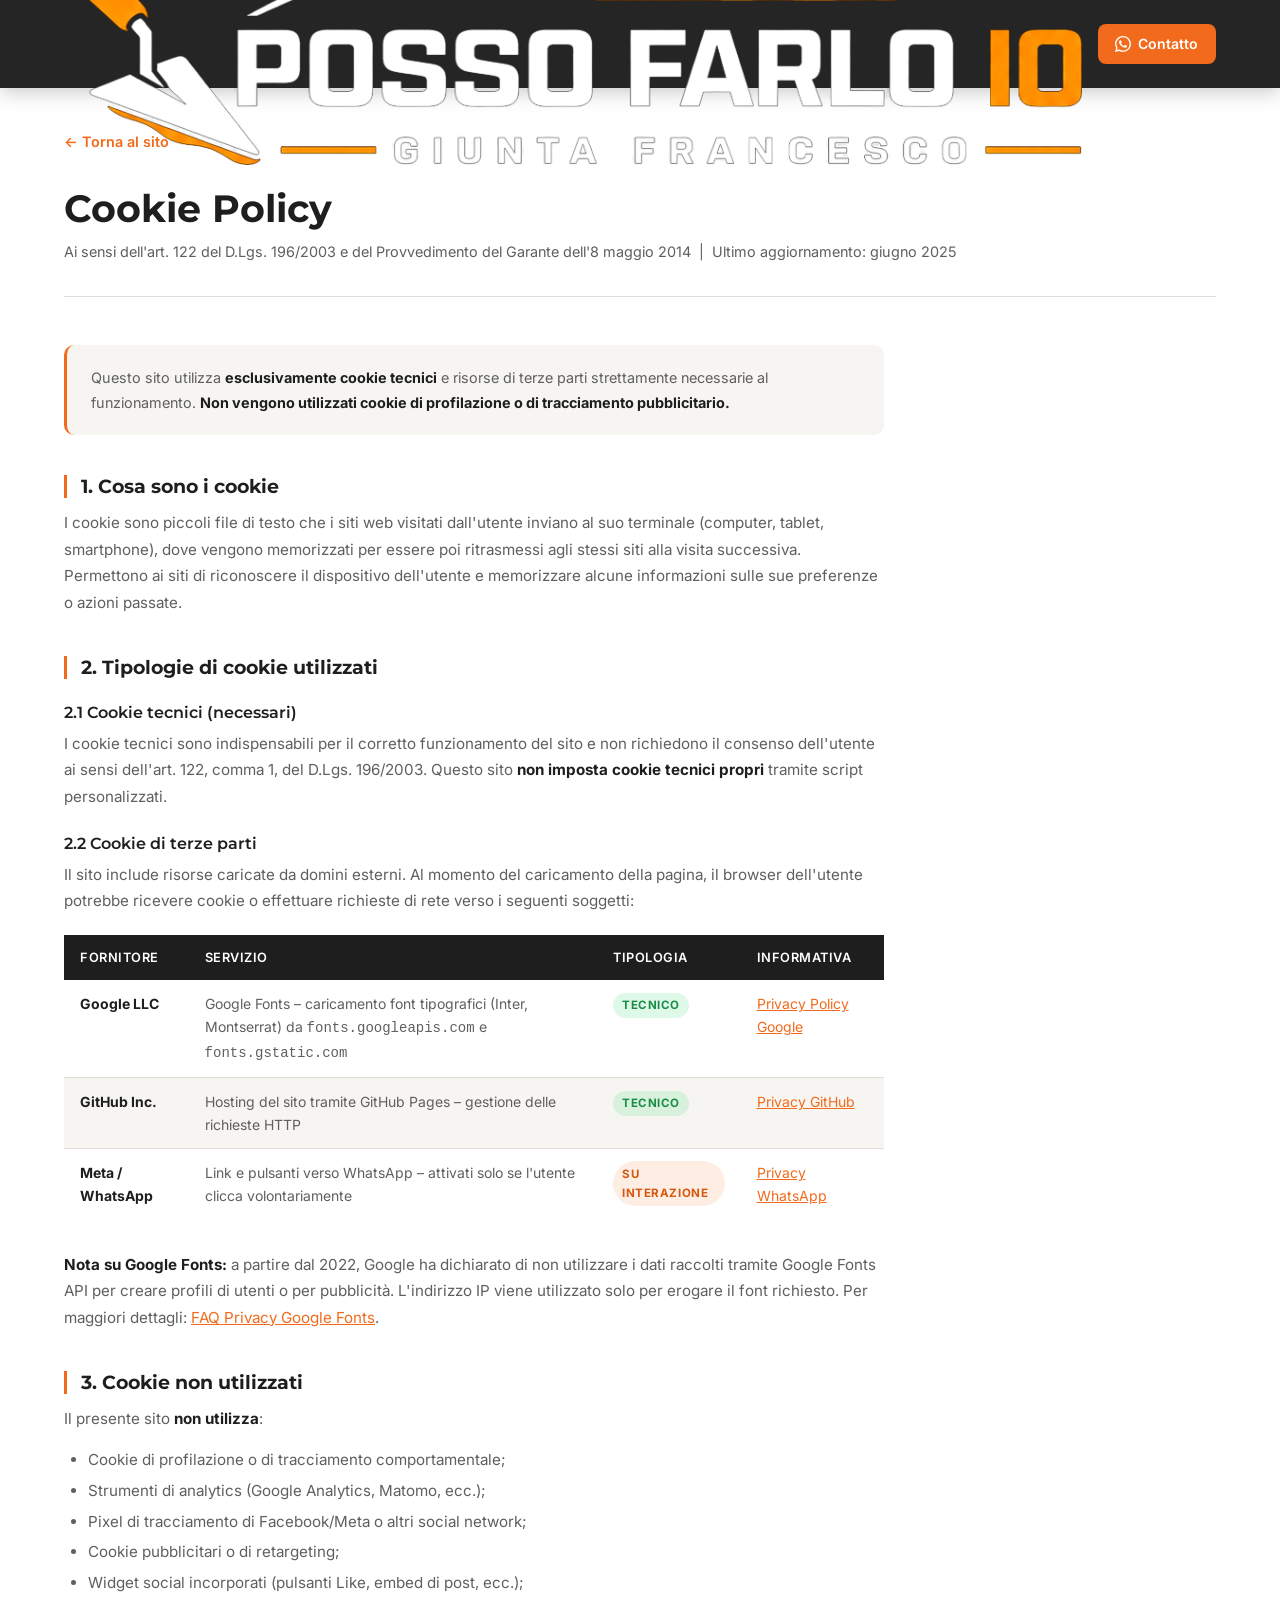
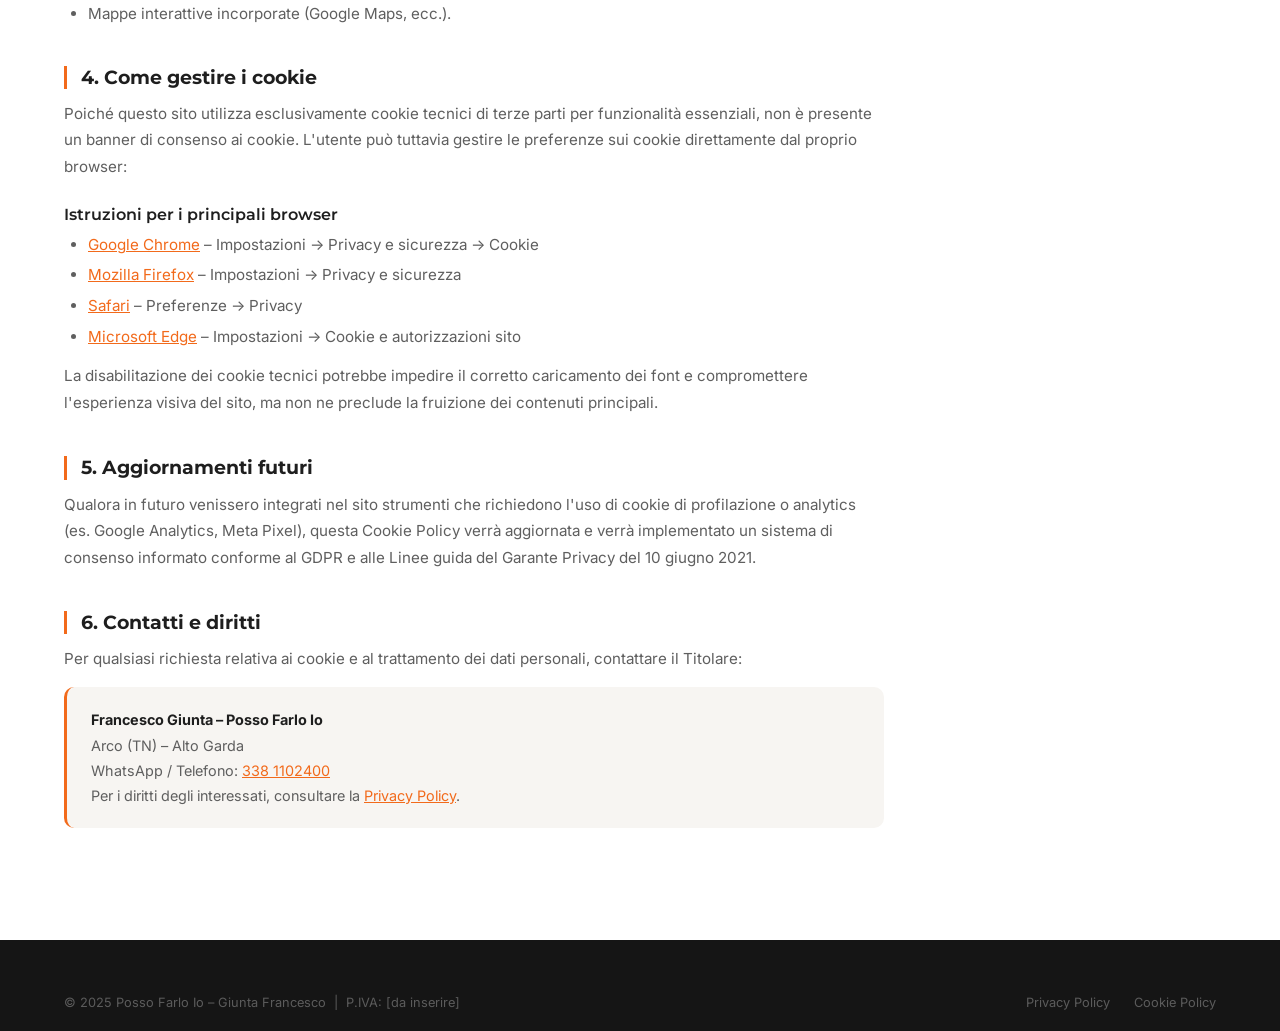
<file: cookie.html>
<!DOCTYPE html>
<html lang="it">
<head>
  <meta charset="UTF-8" />
  <meta name="viewport" content="width=device-width, initial-scale=1.0" />
  <title>Cookie Policy | Posso Farlo Io – Giunta Francesco</title>
  <meta name="description" content="Cookie Policy del sito Posso Farlo Io – Giunta Francesco. Informazioni sui cookie utilizzati e come gestirli." />
  <meta name="robots" content="noindex, follow" />

  <link rel="preconnect" href="https://fonts.googleapis.com" />
  <link rel="preconnect" href="https://fonts.gstatic.com" crossorigin />
  <link href="https://fonts.googleapis.com/css2?family=Inter:wght@300;400;500;600;700&family=Montserrat:wght@600;700;800&display=swap" rel="stylesheet" />
  <link rel="stylesheet" href="style.css" />
  <style>
    .legal-page { padding: 8rem 0 6rem; }
    .legal-page__header { margin-bottom: 3rem; border-bottom: 1px solid var(--color-border); padding-bottom: 2rem; }
    .legal-page__header h1 { font-size: clamp(1.8rem, 3vw, 2.4rem); color: var(--color-dark); margin-bottom: .5rem; }
    .legal-page__header p  { font-size: .9rem; color: var(--color-text-sec); }
    .legal-body { max-width: 820px; }
    .legal-body h2 { font-size: 1.2rem; color: var(--color-dark); margin: 2.5rem 0 .75rem; padding-left: .85rem; border-left: 3px solid var(--color-accent); }
    .legal-body h3 { font-size: 1rem; color: var(--color-dark); margin: 1.5rem 0 .5rem; font-weight: 600; }
    .legal-body p  { font-size: .95rem; color: var(--color-text-sec); margin-bottom: .9rem; line-height: 1.75; }
    .legal-body ul { list-style: disc; padding-left: 1.5rem; margin-bottom: .9rem; }
    .legal-body ul li { font-size: .95rem; color: var(--color-text-sec); margin-bottom: .35rem; line-height: 1.65; }
    .legal-body a  { color: var(--color-accent); text-decoration: underline; }
    .legal-body strong { color: var(--color-dark); }
    .legal-box { background: var(--color-bg-light); border-radius: var(--radius); padding: 1.25rem 1.5rem; margin-bottom: 1rem; border-left: 3px solid var(--color-accent); }
    .legal-box p { margin: 0; font-size: .9rem; }
    .back-link { display: inline-flex; align-items: center; gap: .5rem; color: var(--color-accent); font-weight: 600; font-size: .9rem; margin-bottom: 2rem; transition: gap var(--transition); }
    .back-link:hover { gap: .8rem; }

    /* Tabella cookie */
    .cookie-table { width: 100%; border-collapse: collapse; margin: 1.25rem 0 2rem; font-size: .875rem; }
    .cookie-table th { background: var(--color-dark); color: var(--color-white); text-align: left; padding: .75rem 1rem; font-weight: 600; font-size: .8rem; letter-spacing: .04em; text-transform: uppercase; }
    .cookie-table td { padding: .75rem 1rem; border-bottom: 1px solid var(--color-border); color: var(--color-text-sec); vertical-align: top; }
    .cookie-table tr:last-child td { border-bottom: none; }
    .cookie-table tr:nth-child(even) td { background: var(--color-bg-light); }
    .badge { display: inline-block; font-size: .72rem; font-weight: 700; padding: .2rem .55rem; border-radius: 50px; text-transform: uppercase; letter-spacing: .05em; }
    .badge--tech { background: rgba(37,211,102,.15); color: #1a8c46; }
    .badge--third { background: rgba(242,106,27,.12); color: var(--color-accent-dark); }
  </style>
</head>
<body>

  <!-- NAV semplificato -->
  <header class="header scrolled" id="header">
    <nav class="nav container">
      <a href="index.html" class="nav__logo">
        <img src="logo-cropped.png" alt="Posso Farlo Io" class="nav__logo-img" onerror="this.style.display='none'; this.nextElementSibling.style.display='flex'" />
        <span class="nav__logo-fallback" style="display:none">
          <span class="logo-main">POSSO FARLO IO</span>
          <span class="logo-sub">Giunta Francesco</span>
        </span>
      </a>
      <a href="index.html#contatti" class="nav__whatsapp" style="margin-left:auto">
        <svg xmlns="http://www.w3.org/2000/svg" viewBox="0 0 24 24" fill="currentColor"><path d="M17.472 14.382c-.297-.149-1.758-.867-2.03-.967-.273-.099-.471-.148-.67.15-.197.297-.767.966-.94 1.164-.173.199-.347.223-.644.075-.297-.15-1.255-.463-2.39-1.475-.883-.788-1.48-1.761-1.653-2.059-.173-.297-.018-.458.13-.606.134-.133.298-.347.446-.52.149-.174.198-.298.298-.497.099-.198.05-.371-.025-.52-.075-.149-.669-1.612-.916-2.207-.242-.579-.487-.5-.669-.51-.173-.008-.371-.01-.57-.01-.198 0-.52.074-.792.372-.272.297-1.04 1.016-1.04 2.479 0 1.462 1.065 2.875 1.213 3.074.149.198 2.096 3.2 5.077 4.487.709.306 1.262.489 1.694.625.712.227 1.36.195 1.871.118.571-.085 1.758-.719 2.006-1.413.248-.694.248-1.289.173-1.413-.074-.124-.272-.198-.57-.347m-5.421 7.403h-.004a9.87 9.87 0 01-5.031-1.378l-.361-.214-3.741.982.998-3.648-.235-.374a9.86 9.86 0 01-1.51-5.26c.001-5.45 4.436-9.884 9.888-9.884 2.64 0 5.122 1.03 6.988 2.898a9.825 9.825 0 012.893 6.994c-.003 5.45-4.437 9.884-9.885 9.884m8.413-18.297A11.815 11.815 0 0012.05 0C5.495 0 .16 5.335.157 11.892c0 2.096.547 4.142 1.588 5.945L.057 24l6.305-1.654a11.882 11.882 0 005.683 1.448h.005c6.554 0 11.89-5.335 11.893-11.893a11.821 11.821 0 00-3.48-8.413z"/></svg>
        Contatto
      </a>
    </nav>
  </header>

  <main>
    <section class="legal-page">
      <div class="container">
        <a href="index.html" class="back-link">← Torna al sito</a>

        <div class="legal-page__header">
          <h1>Cookie Policy</h1>
          <p>Ai sensi dell'art. 122 del D.Lgs. 196/2003 e del Provvedimento del Garante dell'8 maggio 2014 &nbsp;|&nbsp; Ultimo aggiornamento: giugno 2025</p>
        </div>

        <div class="legal-body">

          <div class="legal-box">
            <p>Questo sito utilizza <strong>esclusivamente cookie tecnici</strong> e risorse di terze parti strettamente necessarie al funzionamento. <strong>Non vengono utilizzati cookie di profilazione o di tracciamento pubblicitario.</strong></p>
          </div>

          <h2>1. Cosa sono i cookie</h2>
          <p>I cookie sono piccoli file di testo che i siti web visitati dall'utente inviano al suo terminale (computer, tablet, smartphone), dove vengono memorizzati per essere poi ritrasmessi agli stessi siti alla visita successiva. Permettono ai siti di riconoscere il dispositivo dell'utente e memorizzare alcune informazioni sulle sue preferenze o azioni passate.</p>

          <h2>2. Tipologie di cookie utilizzati</h2>

          <h3>2.1 Cookie tecnici (necessari)</h3>
          <p>I cookie tecnici sono indispensabili per il corretto funzionamento del sito e non richiedono il consenso dell'utente ai sensi dell'art. 122, comma 1, del D.Lgs. 196/2003. Questo sito <strong>non imposta cookie tecnici propri</strong> tramite script personalizzati.</p>

          <h3>2.2 Cookie di terze parti</h3>
          <p>Il sito include risorse caricate da domini esterni. Al momento del caricamento della pagina, il browser dell'utente potrebbe ricevere cookie o effettuare richieste di rete verso i seguenti soggetti:</p>

          <table class="cookie-table">
            <thead>
              <tr>
                <th>Fornitore</th>
                <th>Servizio</th>
                <th>Tipologia</th>
                <th>Informativa</th>
              </tr>
            </thead>
            <tbody>
              <tr>
                <td><strong>Google LLC</strong></td>
                <td>Google Fonts – caricamento font tipografici (Inter, Montserrat) da <code>fonts.googleapis.com</code> e <code>fonts.gstatic.com</code></td>
                <td><span class="badge badge--tech">Tecnico</span></td>
                <td><a href="https://policies.google.com/privacy" target="_blank" rel="noopener">Privacy Policy Google</a></td>
              </tr>
              <tr>
                <td><strong>GitHub Inc.</strong></td>
                <td>Hosting del sito tramite GitHub Pages – gestione delle richieste HTTP</td>
                <td><span class="badge badge--tech">Tecnico</span></td>
                <td><a href="https://docs.github.com/en/site-policy/privacy-policies/github-general-privacy-statement" target="_blank" rel="noopener">Privacy GitHub</a></td>
              </tr>
              <tr>
                <td><strong>Meta / WhatsApp</strong></td>
                <td>Link e pulsanti verso WhatsApp – attivati solo se l'utente clicca volontariamente</td>
                <td><span class="badge badge--third">Su interazione</span></td>
                <td><a href="https://www.whatsapp.com/legal/privacy-policy-eea" target="_blank" rel="noopener">Privacy WhatsApp</a></td>
              </tr>
            </tbody>
          </table>

          <p><strong>Nota su Google Fonts:</strong> a partire dal 2022, Google ha dichiarato di non utilizzare i dati raccolti tramite Google Fonts API per creare profili di utenti o per pubblicità. L'indirizzo IP viene utilizzato solo per erogare il font richiesto. Per maggiori dettagli: <a href="https://developers.google.com/fonts/faq/privacy" target="_blank" rel="noopener">FAQ Privacy Google Fonts</a>.</p>

          <h2>3. Cookie non utilizzati</h2>
          <p>Il presente sito <strong>non utilizza</strong>:</p>
          <ul>
            <li>Cookie di profilazione o di tracciamento comportamentale;</li>
            <li>Strumenti di analytics (Google Analytics, Matomo, ecc.);</li>
            <li>Pixel di tracciamento di Facebook/Meta o altri social network;</li>
            <li>Cookie pubblicitari o di retargeting;</li>
            <li>Widget social incorporati (pulsanti Like, embed di post, ecc.);</li>
            <li>Mappe interattive incorporate (Google Maps, ecc.).</li>
          </ul>

          <h2>4. Come gestire i cookie</h2>
          <p>Poiché questo sito utilizza esclusivamente cookie tecnici di terze parti per funzionalità essenziali, non è presente un banner di consenso ai cookie. L'utente può tuttavia gestire le preferenze sui cookie direttamente dal proprio browser:</p>

          <h3>Istruzioni per i principali browser</h3>
          <ul>
            <li><a href="https://support.google.com/chrome/answer/95647" target="_blank" rel="noopener">Google Chrome</a> – Impostazioni → Privacy e sicurezza → Cookie</li>
            <li><a href="https://support.mozilla.org/it/kb/protezione-antitracciamento-avanzata-firefox" target="_blank" rel="noopener">Mozilla Firefox</a> – Impostazioni → Privacy e sicurezza</li>
            <li><a href="https://support.apple.com/it-it/guide/safari/sfri11471/mac" target="_blank" rel="noopener">Safari</a> – Preferenze → Privacy</li>
            <li><a href="https://support.microsoft.com/it-it/microsoft-edge/eliminare-i-cookie-in-microsoft-edge-63947406-40ac-c3b8-57b9-2a946a29ae09" target="_blank" rel="noopener">Microsoft Edge</a> – Impostazioni → Cookie e autorizzazioni sito</li>
          </ul>
          <p>La disabilitazione dei cookie tecnici potrebbe impedire il corretto caricamento dei font e compromettere l'esperienza visiva del sito, ma non ne preclude la fruizione dei contenuti principali.</p>

          <h2>5. Aggiornamenti futuri</h2>
          <p>Qualora in futuro venissero integrati nel sito strumenti che richiedono l'uso di cookie di profilazione o analytics (es. Google Analytics, Meta Pixel), questa Cookie Policy verrà aggiornata e verrà implementato un sistema di consenso informato conforme al GDPR e alle Linee guida del Garante Privacy del 10 giugno 2021.</p>

          <h2>6. Contatti e diritti</h2>
          <p>Per qualsiasi richiesta relativa ai cookie e al trattamento dei dati personali, contattare il Titolare:</p>
          <div class="legal-box">
            <p><strong>Francesco Giunta – Posso Farlo Io</strong><br />
            Arco (TN) – Alto Garda<br />
            WhatsApp / Telefono: <a href="tel:+393381102400">338 1102400</a><br />
            Per i diritti degli interessati, consultare la <a href="privacy.html">Privacy Policy</a>.</p>
          </div>

        </div>
      </div>
    </section>
  </main>

  <footer class="footer" style="padding-top:2rem">
    <div class="footer__bottom">
      <div class="container footer__bottom-inner">
        <span>© 2025 Posso Farlo Io – Giunta Francesco &nbsp;|&nbsp; P.IVA: [da inserire]</span>
        <span class="footer__legal">
          <a href="privacy.html" class="footer__legal-link">Privacy Policy</a>
          <a href="cookie.html" class="footer__legal-link">Cookie Policy</a>
        </span>
      </div>
    </div>
  </footer>

</body>
</html>
</file>
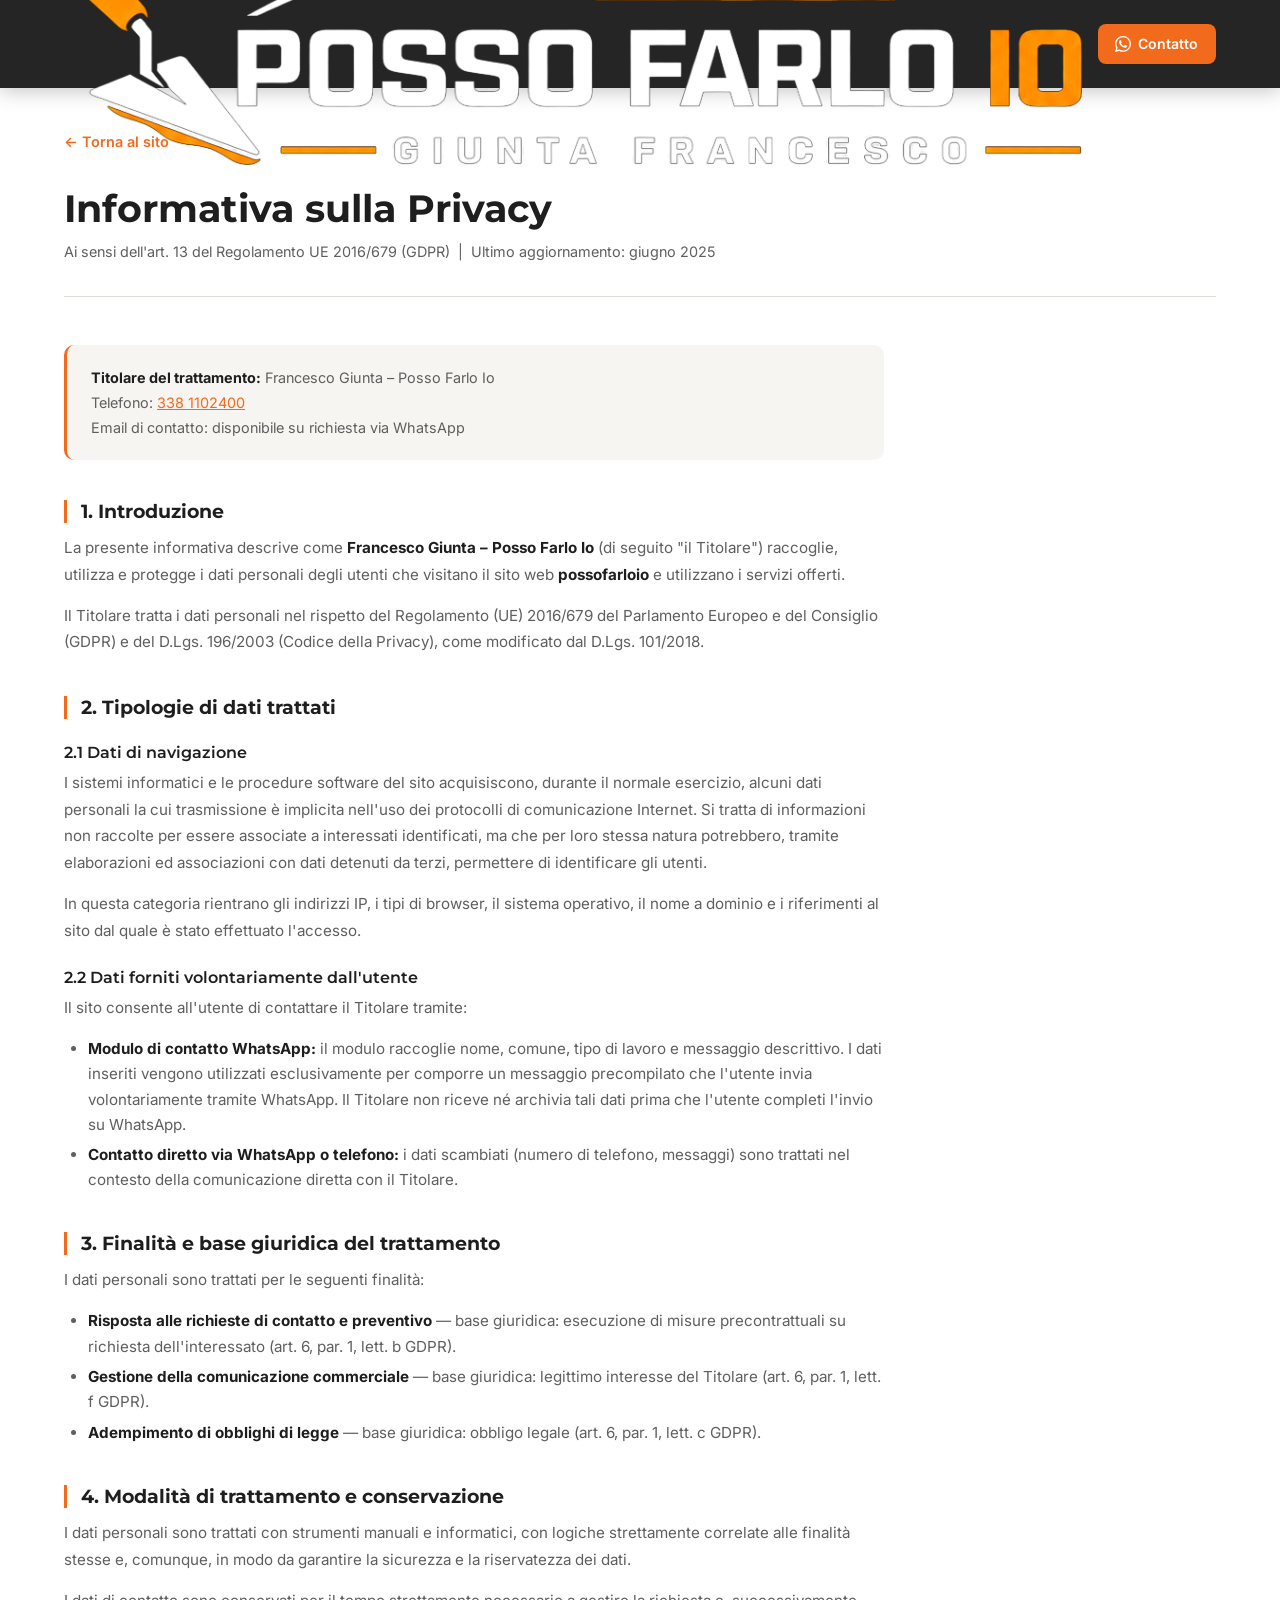
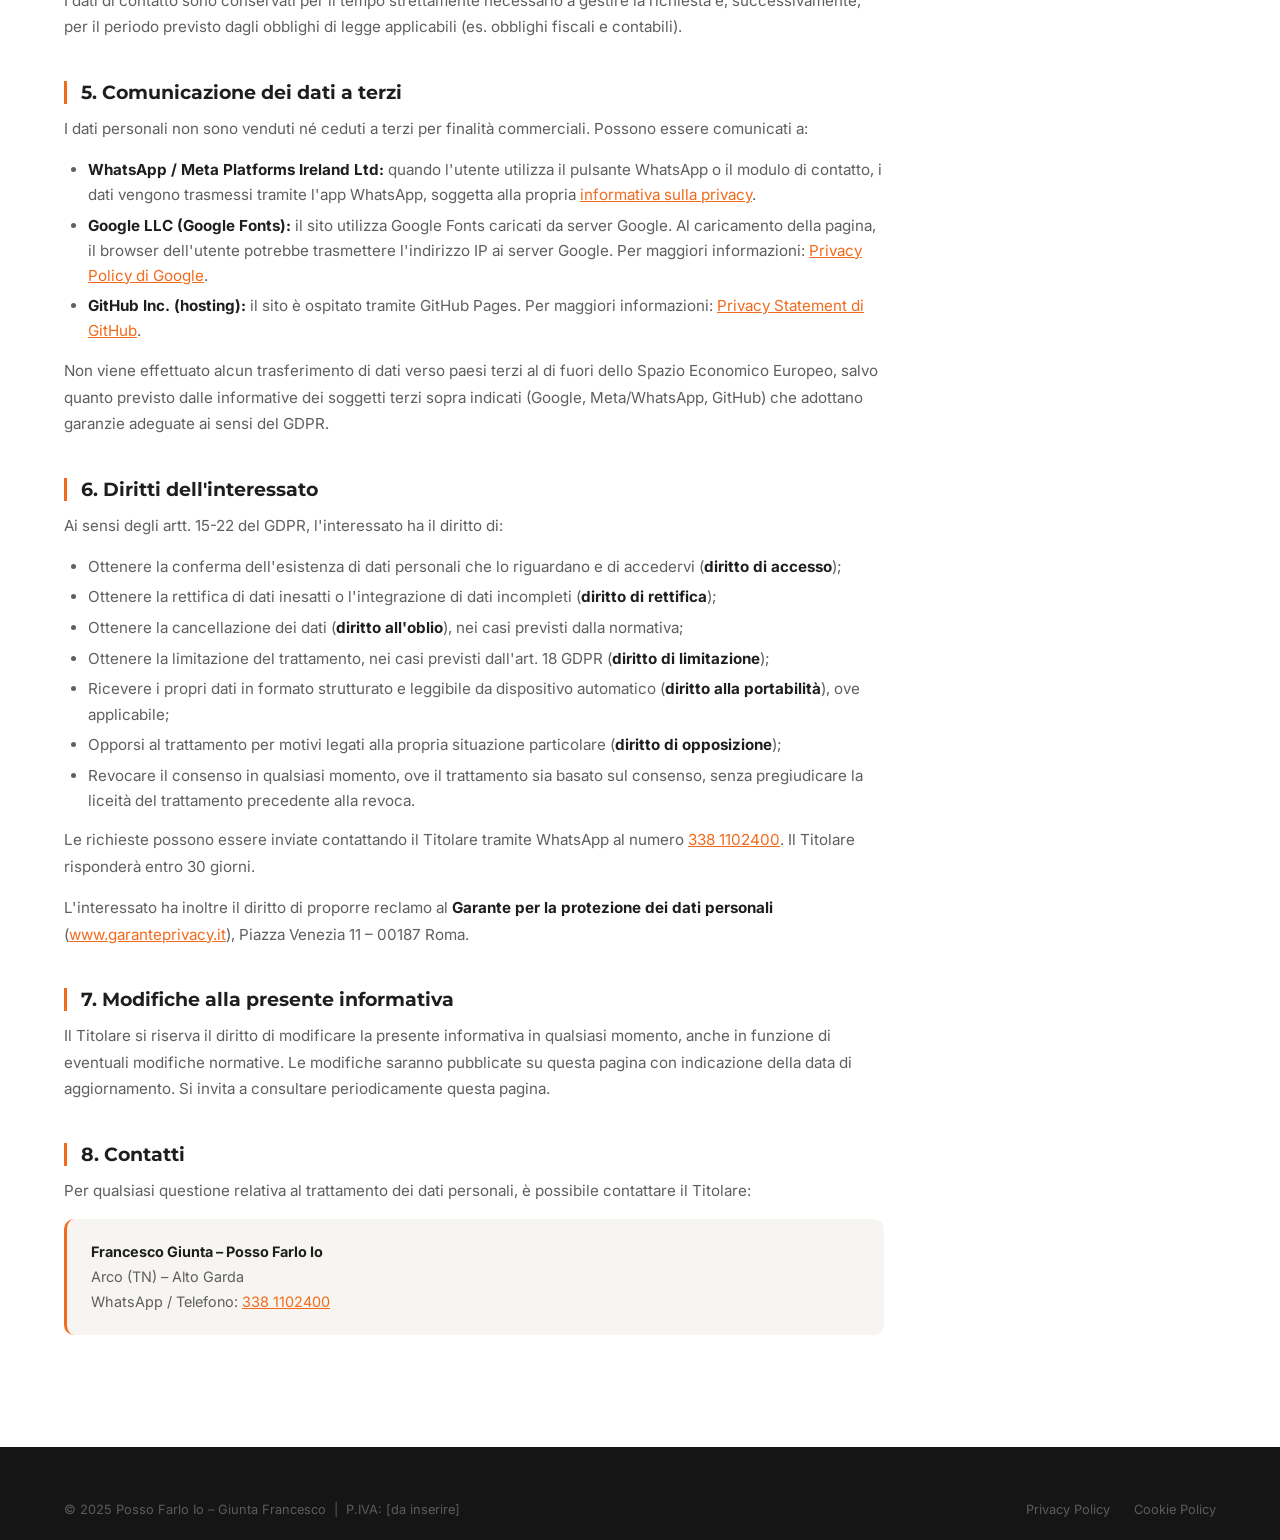
<file: privacy.html>
<!DOCTYPE html>
<html lang="it">
<head>
  <meta charset="UTF-8" />
  <meta name="viewport" content="width=device-width, initial-scale=1.0" />
  <title>Privacy Policy | Posso Farlo Io – Giunta Francesco</title>
  <meta name="description" content="Informativa sulla privacy di Posso Farlo Io – Giunta Francesco. Trattamento dei dati personali ai sensi del GDPR (Reg. UE 2016/679)." />
  <meta name="robots" content="noindex, follow" />

  <link rel="preconnect" href="https://fonts.googleapis.com" />
  <link rel="preconnect" href="https://fonts.gstatic.com" crossorigin />
  <link href="https://fonts.googleapis.com/css2?family=Inter:wght@300;400;500;600;700&family=Montserrat:wght@600;700;800&display=swap" rel="stylesheet" />
  <link rel="stylesheet" href="style.css" />
  <style>
    .legal-page { padding: 8rem 0 6rem; }
    .legal-page__header { margin-bottom: 3rem; border-bottom: 1px solid var(--color-border); padding-bottom: 2rem; }
    .legal-page__header h1 { font-size: clamp(1.8rem, 3vw, 2.4rem); color: var(--color-dark); margin-bottom: .5rem; }
    .legal-page__header p  { font-size: .9rem; color: var(--color-text-sec); }
    .legal-body { max-width: 820px; }
    .legal-body h2 { font-size: 1.2rem; color: var(--color-dark); margin: 2.5rem 0 .75rem; padding-left: .85rem; border-left: 3px solid var(--color-accent); }
    .legal-body h3 { font-size: 1rem; color: var(--color-dark); margin: 1.5rem 0 .5rem; font-weight: 600; }
    .legal-body p  { font-size: .95rem; color: var(--color-text-sec); margin-bottom: .9rem; line-height: 1.75; }
    .legal-body ul { list-style: disc; padding-left: 1.5rem; margin-bottom: .9rem; }
    .legal-body ul li { font-size: .95rem; color: var(--color-text-sec); margin-bottom: .35rem; line-height: 1.65; }
    .legal-body a  { color: var(--color-accent); text-decoration: underline; }
    .legal-body strong { color: var(--color-dark); }
    .legal-box { background: var(--color-bg-light); border-radius: var(--radius); padding: 1.25rem 1.5rem; margin-bottom: 1rem; border-left: 3px solid var(--color-accent); }
    .legal-box p { margin: 0; font-size: .9rem; }
    .back-link { display: inline-flex; align-items: center; gap: .5rem; color: var(--color-accent); font-weight: 600; font-size: .9rem; margin-bottom: 2rem; transition: gap var(--transition); }
    .back-link:hover { gap: .8rem; }
  </style>
</head>
<body>

  <!-- NAV semplificato -->
  <header class="header scrolled" id="header">
    <nav class="nav container">
      <a href="index.html" class="nav__logo">
        <img src="logo-cropped.png" alt="Posso Farlo Io" class="nav__logo-img" onerror="this.style.display='none'; this.nextElementSibling.style.display='flex'" />
        <span class="nav__logo-fallback" style="display:none">
          <span class="logo-main">POSSO FARLO IO</span>
          <span class="logo-sub">Giunta Francesco</span>
        </span>
      </a>
      <a href="index.html#contatti" class="nav__whatsapp" style="margin-left:auto">
        <svg xmlns="http://www.w3.org/2000/svg" viewBox="0 0 24 24" fill="currentColor"><path d="M17.472 14.382c-.297-.149-1.758-.867-2.03-.967-.273-.099-.471-.148-.67.15-.197.297-.767.966-.94 1.164-.173.199-.347.223-.644.075-.297-.15-1.255-.463-2.39-1.475-.883-.788-1.48-1.761-1.653-2.059-.173-.297-.018-.458.13-.606.134-.133.298-.347.446-.52.149-.174.198-.298.298-.497.099-.198.05-.371-.025-.52-.075-.149-.669-1.612-.916-2.207-.242-.579-.487-.5-.669-.51-.173-.008-.371-.01-.57-.01-.198 0-.52.074-.792.372-.272.297-1.04 1.016-1.04 2.479 0 1.462 1.065 2.875 1.213 3.074.149.198 2.096 3.2 5.077 4.487.709.306 1.262.489 1.694.625.712.227 1.36.195 1.871.118.571-.085 1.758-.719 2.006-1.413.248-.694.248-1.289.173-1.413-.074-.124-.272-.198-.57-.347m-5.421 7.403h-.004a9.87 9.87 0 01-5.031-1.378l-.361-.214-3.741.982.998-3.648-.235-.374a9.86 9.86 0 01-1.51-5.26c.001-5.45 4.436-9.884 9.888-9.884 2.64 0 5.122 1.03 6.988 2.898a9.825 9.825 0 012.893 6.994c-.003 5.45-4.437 9.884-9.885 9.884m8.413-18.297A11.815 11.815 0 0012.05 0C5.495 0 .16 5.335.157 11.892c0 2.096.547 4.142 1.588 5.945L.057 24l6.305-1.654a11.882 11.882 0 005.683 1.448h.005c6.554 0 11.89-5.335 11.893-11.893a11.821 11.821 0 00-3.48-8.413z"/></svg>
        Contatto
      </a>
    </nav>
  </header>

  <main>
    <section class="legal-page">
      <div class="container">
        <a href="index.html" class="back-link">← Torna al sito</a>

        <div class="legal-page__header">
          <h1>Informativa sulla Privacy</h1>
          <p>Ai sensi dell'art. 13 del Regolamento UE 2016/679 (GDPR) &nbsp;|&nbsp; Ultimo aggiornamento: giugno 2025</p>
        </div>

        <div class="legal-body">

          <div class="legal-box">
            <p><strong>Titolare del trattamento:</strong> Francesco Giunta – Posso Farlo Io<br />
            Telefono: <a href="tel:+393381102400">338 1102400</a><br />
            Email di contatto: disponibile su richiesta via WhatsApp</p>
          </div>

          <h2>1. Introduzione</h2>
          <p>La presente informativa descrive come <strong>Francesco Giunta – Posso Farlo Io</strong> (di seguito "il Titolare") raccoglie, utilizza e protegge i dati personali degli utenti che visitano il sito web <strong>possofarloio</strong> e utilizzano i servizi offerti.</p>
          <p>Il Titolare tratta i dati personali nel rispetto del Regolamento (UE) 2016/679 del Parlamento Europeo e del Consiglio (GDPR) e del D.Lgs. 196/2003 (Codice della Privacy), come modificato dal D.Lgs. 101/2018.</p>

          <h2>2. Tipologie di dati trattati</h2>

          <h3>2.1 Dati di navigazione</h3>
          <p>I sistemi informatici e le procedure software del sito acquisiscono, durante il normale esercizio, alcuni dati personali la cui trasmissione è implicita nell'uso dei protocolli di comunicazione Internet. Si tratta di informazioni non raccolte per essere associate a interessati identificati, ma che per loro stessa natura potrebbero, tramite elaborazioni ed associazioni con dati detenuti da terzi, permettere di identificare gli utenti.</p>
          <p>In questa categoria rientrano gli indirizzi IP, i tipi di browser, il sistema operativo, il nome a dominio e i riferimenti al sito dal quale è stato effettuato l'accesso.</p>

          <h3>2.2 Dati forniti volontariamente dall'utente</h3>
          <p>Il sito consente all'utente di contattare il Titolare tramite:</p>
          <ul>
            <li><strong>Modulo di contatto WhatsApp:</strong> il modulo raccoglie nome, comune, tipo di lavoro e messaggio descrittivo. I dati inseriti vengono utilizzati esclusivamente per comporre un messaggio precompilato che l'utente invia volontariamente tramite WhatsApp. Il Titolare non riceve né archivia tali dati prima che l'utente completi l'invio su WhatsApp.</li>
            <li><strong>Contatto diretto via WhatsApp o telefono:</strong> i dati scambiati (numero di telefono, messaggi) sono trattati nel contesto della comunicazione diretta con il Titolare.</li>
          </ul>

          <h2>3. Finalità e base giuridica del trattamento</h2>
          <p>I dati personali sono trattati per le seguenti finalità:</p>
          <ul>
            <li><strong>Risposta alle richieste di contatto e preventivo</strong> — base giuridica: esecuzione di misure precontrattuali su richiesta dell'interessato (art. 6, par. 1, lett. b GDPR).</li>
            <li><strong>Gestione della comunicazione commerciale</strong> — base giuridica: legittimo interesse del Titolare (art. 6, par. 1, lett. f GDPR).</li>
            <li><strong>Adempimento di obblighi di legge</strong> — base giuridica: obbligo legale (art. 6, par. 1, lett. c GDPR).</li>
          </ul>

          <h2>4. Modalità di trattamento e conservazione</h2>
          <p>I dati personali sono trattati con strumenti manuali e informatici, con logiche strettamente correlate alle finalità stesse e, comunque, in modo da garantire la sicurezza e la riservatezza dei dati.</p>
          <p>I dati di contatto sono conservati per il tempo strettamente necessario a gestire la richiesta e, successivamente, per il periodo previsto dagli obblighi di legge applicabili (es. obblighi fiscali e contabili).</p>

          <h2>5. Comunicazione dei dati a terzi</h2>
          <p>I dati personali non sono venduti né ceduti a terzi per finalità commerciali. Possono essere comunicati a:</p>
          <ul>
            <li><strong>WhatsApp / Meta Platforms Ireland Ltd:</strong> quando l'utente utilizza il pulsante WhatsApp o il modulo di contatto, i dati vengono trasmessi tramite l'app WhatsApp, soggetta alla propria <a href="https://www.whatsapp.com/legal/privacy-policy-eea" target="_blank" rel="noopener">informativa sulla privacy</a>.</li>
            <li><strong>Google LLC (Google Fonts):</strong> il sito utilizza Google Fonts caricati da server Google. Al caricamento della pagina, il browser dell'utente potrebbe trasmettere l'indirizzo IP ai server Google. Per maggiori informazioni: <a href="https://policies.google.com/privacy" target="_blank" rel="noopener">Privacy Policy di Google</a>.</li>
            <li><strong>GitHub Inc. (hosting):</strong> il sito è ospitato tramite GitHub Pages. Per maggiori informazioni: <a href="https://docs.github.com/en/site-policy/privacy-policies/github-general-privacy-statement" target="_blank" rel="noopener">Privacy Statement di GitHub</a>.</li>
          </ul>
          <p>Non viene effettuato alcun trasferimento di dati verso paesi terzi al di fuori dello Spazio Economico Europeo, salvo quanto previsto dalle informative dei soggetti terzi sopra indicati (Google, Meta/WhatsApp, GitHub) che adottano garanzie adeguate ai sensi del GDPR.</p>

          <h2>6. Diritti dell'interessato</h2>
          <p>Ai sensi degli artt. 15-22 del GDPR, l'interessato ha il diritto di:</p>
          <ul>
            <li>Ottenere la conferma dell'esistenza di dati personali che lo riguardano e di accedervi (<strong>diritto di accesso</strong>);</li>
            <li>Ottenere la rettifica di dati inesatti o l'integrazione di dati incompleti (<strong>diritto di rettifica</strong>);</li>
            <li>Ottenere la cancellazione dei dati (<strong>diritto all'oblio</strong>), nei casi previsti dalla normativa;</li>
            <li>Ottenere la limitazione del trattamento, nei casi previsti dall'art. 18 GDPR (<strong>diritto di limitazione</strong>);</li>
            <li>Ricevere i propri dati in formato strutturato e leggibile da dispositivo automatico (<strong>diritto alla portabilità</strong>), ove applicabile;</li>
            <li>Opporsi al trattamento per motivi legati alla propria situazione particolare (<strong>diritto di opposizione</strong>);</li>
            <li>Revocare il consenso in qualsiasi momento, ove il trattamento sia basato sul consenso, senza pregiudicare la liceità del trattamento precedente alla revoca.</li>
          </ul>
          <p>Le richieste possono essere inviate contattando il Titolare tramite WhatsApp al numero <a href="tel:+393381102400">338 1102400</a>. Il Titolare risponderà entro 30 giorni.</p>
          <p>L'interessato ha inoltre il diritto di proporre reclamo al <strong>Garante per la protezione dei dati personali</strong> (<a href="https://www.garanteprivacy.it" target="_blank" rel="noopener">www.garanteprivacy.it</a>), Piazza Venezia 11 – 00187 Roma.</p>

          <h2>7. Modifiche alla presente informativa</h2>
          <p>Il Titolare si riserva il diritto di modificare la presente informativa in qualsiasi momento, anche in funzione di eventuali modifiche normative. Le modifiche saranno pubblicate su questa pagina con indicazione della data di aggiornamento. Si invita a consultare periodicamente questa pagina.</p>

          <h2>8. Contatti</h2>
          <p>Per qualsiasi questione relativa al trattamento dei dati personali, è possibile contattare il Titolare:</p>
          <div class="legal-box">
            <p><strong>Francesco Giunta – Posso Farlo Io</strong><br />
            Arco (TN) – Alto Garda<br />
            WhatsApp / Telefono: <a href="tel:+393381102400">338 1102400</a></p>
          </div>

        </div>
      </div>
    </section>
  </main>

  <footer class="footer" style="padding-top:2rem">
    <div class="footer__bottom">
      <div class="container footer__bottom-inner">
        <span>© 2025 Posso Farlo Io – Giunta Francesco &nbsp;|&nbsp; P.IVA: [da inserire]</span>
        <span class="footer__legal">
          <a href="privacy.html" class="footer__legal-link">Privacy Policy</a>
          <a href="cookie.html" class="footer__legal-link">Cookie Policy</a>
        </span>
      </div>
    </div>
  </footer>

</body>
</html>
</file>
<file: style.css>
/* ============================================================
   POSSO FARLO IO — style.css
   Giunta Francesco | Artigiano edile Arco e Riva del Garda
   ============================================================ */

/* ---- CSS VARIABLES ---- */
:root {
  --color-dark:        #1E1E1E;
  --color-accent:      #F26A1B;
  --color-accent-dark: #D4580F;
  --color-white:       #FFFFFF;
  --color-bg-light:    #F7F5F2;
  --color-text:        #1E1E1E;
  --color-text-sec:    #5F5F5F;
  --color-border:      #E0DDD9;
  --color-dark-sec:    #2C2C2C;

  --font-heading: 'Montserrat', 'Inter', sans-serif;
  --font-body:    'Inter', sans-serif;

  --radius:    10px;
  --radius-lg: 16px;
  --shadow-sm: 0 2px 8px rgba(0,0,0,.07);
  --shadow-md: 0 6px 24px rgba(0,0,0,.10);
  --shadow-lg: 0 12px 40px rgba(0,0,0,.14);

  --transition: .3s ease;
  --container:  1200px;
}

/* ---- RESET & BASE ---- */
*, *::before, *::after { box-sizing: border-box; margin: 0; padding: 0; }

html {
  scroll-behavior: smooth;
  font-size: 16px;
  -webkit-text-size-adjust: 100%;
}

body {
  font-family: var(--font-body);
  color: var(--color-text);
  background: var(--color-white);
  line-height: 1.65;
  overflow-x: hidden;
}

img { max-width: 100%; height: auto; display: block; }
a  { text-decoration: none; color: inherit; }
ul { list-style: none; }
button { cursor: pointer; border: none; background: none; font-family: inherit; }

/* ---- TYPOGRAPHY ---- */
h1, h2, h3, h4 { font-family: var(--font-heading); font-weight: 700; line-height: 1.2; }
h1 { font-size: clamp(2rem, 5vw, 3.5rem); }
h2 { font-size: clamp(1.6rem, 3.5vw, 2.6rem); }
h3 { font-size: clamp(1.1rem, 2vw, 1.3rem); }
p  { color: var(--color-text-sec); }

/* ---- LAYOUT ---- */
.container {
  width: 100%;
  max-width: var(--container);
  margin: 0 auto;
  padding: 0 1.5rem;
}

.section {
  padding: 6rem 0;
}

/* ---- ACCENT ---- */
.accent { color: var(--color-accent); }

/* ---- SECTION HEADER ---- */
.section__header {
  text-align: center;
  max-width: 660px;
  margin: 0 auto 4rem;
}
.section__label {
  display: inline-block;
  font-size: .8rem;
  font-weight: 600;
  letter-spacing: .12em;
  text-transform: uppercase;
  color: var(--color-accent);
  margin-bottom: .75rem;
}
.section__label--light { color: rgba(255,255,255,.7); }
.section__title { color: var(--color-dark); margin-bottom: 1rem; }
.section__desc  { font-size: 1.05rem; color: var(--color-text-sec); }

/* ---- BUTTONS ---- */
.btn {
  display: inline-flex;
  align-items: center;
  gap: .6rem;
  padding: .85rem 1.8rem;
  border-radius: var(--radius);
  font-family: var(--font-heading);
  font-size: .95rem;
  font-weight: 600;
  transition: all var(--transition);
  white-space: nowrap;
}
.btn svg { width: 1.1rem; height: 1.1rem; flex-shrink: 0; }

.btn--primary {
  background: var(--color-accent);
  color: var(--color-white);
}
.btn--primary:hover, .btn--primary:focus-visible {
  background: var(--color-accent-dark);
  transform: translateY(-2px);
  box-shadow: 0 8px 24px rgba(242,106,27,.35);
}

.btn--outline {
  border: 2px solid rgba(255,255,255,.5);
  color: var(--color-white);
  background: transparent;
}
.btn--outline:hover, .btn--outline:focus-visible {
  border-color: var(--color-white);
  background: rgba(255,255,255,.08);
  transform: translateY(-2px);
}

.btn--outline-light {
  border: 2px solid rgba(255,255,255,.35);
  color: var(--color-white);
  background: rgba(255,255,255,.06);
}
.btn--outline-light:hover {
  background: rgba(255,255,255,.14);
  border-color: rgba(255,255,255,.7);
  transform: translateY(-2px);
}

.btn--lg { padding: 1.1rem 2.2rem; font-size: 1.05rem; }


/* ================================================================
   HEADER / NAV
   ================================================================ */
.header {
  position: fixed;
  top: 0; left: 0; right: 0;
  z-index: 1000;
  background: transparent;
  transition: background var(--transition), box-shadow var(--transition), padding var(--transition);
  padding: .5rem 0;
}
.header.scrolled {
  background: rgba(30,30,30,.97);
  backdrop-filter: blur(12px);
  box-shadow: 0 2px 20px rgba(0,0,0,.25);
}

.nav {
  display: flex;
  align-items: center;
  justify-content: center;
  height: 72px;
  gap: 1rem;
}

/* Logo nel nav rimosso — ora solo hamburger mobile */

.nav__logo-fallback {
  display: flex;
  flex-direction: column;
  line-height: 1.1;
}
.logo-main {
  font-family: var(--font-heading);
  font-size: 1.1rem;
  font-weight: 800;
  color: var(--color-white);
  letter-spacing: .04em;
}
.logo-sub {
  font-size: .72rem;
  font-weight: 400;
  color: rgba(255,255,255,.65);
  letter-spacing: .06em;
  text-transform: uppercase;
}

/* Nav menu */
.nav__menu {
  display: flex;
  align-items: center;
  gap: .25rem;
  list-style: none;
}
.nav__link {
  padding: .5rem .75rem;
  font-size: .9rem;
  font-weight: 500;
  color: rgba(255,255,255,.85);
  border-radius: 6px;
  transition: color var(--transition), background var(--transition);
}
.nav__link:hover, .nav__link.active {
  color: var(--color-white);
  background: rgba(255,255,255,.08);
}

/* Nav WhatsApp button */
.nav__whatsapp {
  display: inline-flex;
  align-items: center;
  gap: .45rem;
  padding: .55rem 1.1rem;
  background: var(--color-accent);
  color: var(--color-white);
  border-radius: 8px;
  font-size: .88rem;
  font-weight: 600;
  margin-left: .5rem;
  transition: all var(--transition);
}
.nav__whatsapp svg { width: 1rem; height: 1rem; }
.nav__whatsapp:hover {
  background: var(--color-accent-dark);
  transform: translateY(-1px);
}

/* Hamburger */
.nav__hamburger {
  display: none;
  flex-direction: column;
  gap: 5px;
  padding: 6px;
  border-radius: 6px;
  position: absolute;
  right: 1.5rem;
}
.nav__hamburger span {
  display: block;
  width: 24px;
  height: 2px;
  background: var(--color-white);
  border-radius: 2px;
  transition: all var(--transition);
}
.nav__hamburger.open span:nth-child(1) { transform: translateY(7px) rotate(45deg); }
.nav__hamburger.open span:nth-child(2) { opacity: 0; }
.nav__hamburger.open span:nth-child(3) { transform: translateY(-7px) rotate(-45deg); }


/* ================================================================
   HERO
   ================================================================ */
.hero {
  position: relative;
  min-height: 100svh;
  display: flex;
  align-items: center;
  padding: 7rem 0 5rem;
  overflow: hidden;
}

/* Layout a due colonne: logo | testo */
.hero__layout {
  position: relative;
  z-index: 1;
  display: grid;
  grid-template-columns: 1fr 1fr;
  gap: 3rem;
  align-items: center;
  width: 100%;
}

.hero__logo-col {
  display: flex;
  align-items: center;
  justify-content: center;
  background: #111111;
  border-radius: 16px;
  padding: 2rem 2.5rem;
  box-shadow: 0 12px 40px rgba(0,0,0,.6);
}

.hero__logo {
  width: 100%;
  max-width: 480px;
  height: auto;
  object-fit: contain;
}

.hero__bg {
  position: absolute;
  inset: 0;
  background:
    linear-gradient(to bottom, rgba(8,8,8,.97) 0%, rgba(15,15,15,.90) 35%, rgba(25,25,25,.78) 70%, rgba(30,30,30,.70) 100%),
    url('https://images.unsplash.com/photo-1558618666-fcd25c85cd64?w=1600&q=80') center/cover no-repeat;
  z-index: 0;
}
/* Subtle geometric accent */
.hero__bg::after {
  content: '';
  position: absolute;
  bottom: -1px;
  left: 0; right: 0;
  height: 80px;
  background: #141414;
  clip-path: ellipse(55% 100% at 50% 100%);
}

.hero__content {
  max-width: 700px;
}

.hero__eyebrow {
  display: inline-block;
  font-size: .8rem;
  font-weight: 600;
  letter-spacing: .15em;
  text-transform: uppercase;
  color: var(--color-accent);
  margin-bottom: 1.25rem;
  border-left: 3px solid var(--color-accent);
  padding-left: .75rem;
}

.hero__title {
  color: var(--color-white);
  margin-bottom: 1.5rem;
  text-shadow: 0 2px 12px rgba(0,0,0,.3);
}

.hero__subtitle {
  font-size: clamp(1rem, 1.8vw, 1.2rem);
  color: rgba(255,255,255,.82);
  max-width: 640px;
  margin-bottom: 2.5rem;
  line-height: 1.7;
}

.hero__ctas {
  display: flex;
  flex-wrap: wrap;
  gap: 1rem;
  margin-bottom: 3.5rem;
}

/* Trust bar */
.hero__trust {
  display: flex;
  flex-wrap: wrap;
  gap: 1.5rem 2.5rem;
  border-top: 1px solid rgba(255,255,255,.15);
  padding-top: 2rem;
}
.hero__trust-item {
  display: flex;
  align-items: center;
  gap: .6rem;
  color: rgba(255,255,255,.8);
  font-size: .9rem;
  font-weight: 500;
}
.hero__trust-item svg { width: 1.1rem; height: 1.1rem; color: var(--color-accent); flex-shrink: 0; }


/* ================================================================
   SERVIZI
   ================================================================ */
.servizi { background: #141414; }

.servizi__grid {
  display: grid;
  grid-template-columns: repeat(auto-fill, minmax(300px, 1fr));
  gap: 1.5rem;
}

.servizi__card {
  background: #1f1f1f;
  border: 1px solid rgba(255,255,255,.07);
  border-radius: var(--radius-lg);
  padding: 1.5rem;
  display: flex;
  flex-direction: column;
  gap: .75rem;
  transition: transform var(--transition), box-shadow var(--transition), border-color var(--transition), background var(--transition);
}
.servizi__card:hover {
  transform: translateY(-5px);
  background: #272727;
  box-shadow: 0 8px 32px rgba(242,106,27,.12);
  border-color: rgba(242,106,27,.55);
}

.servizi__icon {
  width: 44px; height: 44px;
  background: rgba(242,106,27,.14);
  border-radius: 10px;
  display: flex;
  align-items: center;
  justify-content: center;
  transition: background var(--transition);
  flex-shrink: 0;
}
.servizi__card:hover .servizi__icon { background: rgba(242,106,27,.25); }
.servizi__icon svg { width: 26px; height: 26px; color: var(--color-accent); }

.servizi__card-title { font-size: 1.15rem; color: #ffffff; }
.servizi__card-desc  { font-size: .93rem; color: rgba(255,255,255,.58); flex: 1; }

.servizi__card-cta {
  font-size: .88rem;
  font-weight: 600;
  color: var(--color-accent);
  display: inline-flex;
  align-items: center;
  gap: .3rem;
  transition: gap var(--transition), color var(--transition);
  margin-top: auto;
}
.servizi__card-cta:hover { gap: .6rem; color: var(--color-accent-dark); }


/* ================================================================
   METODO
   ================================================================ */
.metodo {
  background: var(--color-bg-light);
}

.metodo__steps {
  display: grid;
  grid-template-columns: repeat(auto-fill, minmax(320px, 1fr));
  gap: 2rem;
  counter-reset: step;
}

.metodo__step {
  display: flex;
  gap: 1.5rem;
  align-items: flex-start;
}

.metodo__step-num {
  font-family: var(--font-heading);
  font-size: 2.8rem;
  font-weight: 800;
  color: var(--color-accent);
  opacity: .18;
  line-height: 1;
  flex-shrink: 0;
  min-width: 3rem;
  letter-spacing: -.04em;
  transition: opacity var(--transition);
}
.metodo__step:hover .metodo__step-num { opacity: .35; }

.metodo__step-content h3 {
  color: var(--color-dark);
  margin-bottom: .4rem;
}
.metodo__step-content p { font-size: .95rem; }


/* ================================================================
   LAVORI REALIZZATI
   ================================================================ */
.lavori { background: var(--color-white); }

.lavori__grid {
  display: grid;
  grid-template-columns: repeat(auto-fill, minmax(320px, 1fr));
  gap: 1.25rem;
  margin-bottom: 3rem;
}

.lavori__item { border-radius: var(--radius-lg); overflow: hidden; }

.lavori__img-wrap {
  position: relative;
  aspect-ratio: 4/3;
  overflow: hidden;
  border-radius: var(--radius-lg);
  cursor: pointer;
}

/* Immagini base e hover */
.lavori__img-base,
.lavori__img-hover {
  position: absolute;
  inset: 0;
  width: 100%;
  height: 100%;
  object-fit: cover;
  display: block;
}

/* Hover wrapper: reveal CSS opacity, nessun JS necessario */
.lavori__img-hover-wrap {
  position: absolute;
  inset: 0;
  opacity: 0;
  transition: opacity 0.4s ease;
}
.lavori__img-wrap:hover .lavori__img-hover-wrap { opacity: 1; }

/* Touch: mostra sempre l'immagine hover/overlay senza interazione */
@media (hover: none), (pointer: coarse) {
  .lavori__img-hover-wrap { opacity: 1; transition: none; }
}

/* Badge dimostrativo su ogni card */
.lavori__badge {
  position: absolute;
  top: .75rem;
  right: .75rem;
  z-index: 10;
  background: var(--color-accent);
  color: #fff;
  font-size: .68rem;
  font-weight: 700;
  letter-spacing: .07em;
  text-transform: uppercase;
  padding: .28rem .65rem;
  border-radius: 50px;
  pointer-events: none;
  box-shadow: 0 2px 8px rgba(0,0,0,.3);
}

/* Nota dimostrativa sopra la griglia portfolio */
.lavori__demo-note {
  display: flex;
  align-items: flex-start;
  gap: .85rem;
  background: rgba(242,106,27,.07);
  border: 1px solid rgba(242,106,27,.22);
  border-radius: var(--radius);
  padding: .9rem 1.2rem;
  margin-bottom: 2rem;
  font-size: .88rem;
  color: var(--color-text-sec);
  line-height: 1.55;
}
.lavori__demo-note svg { width: 18px; height: 18px; color: var(--color-accent); flex-shrink: 0; margin-top: .1rem; }
.lavori__demo-note strong { display: block; color: var(--color-accent); font-size: .75rem; font-weight: 700; letter-spacing: .08em; text-transform: uppercase; margin-bottom: .2rem; }

/* Overlay testuale — vive dentro .lavori__img-hover-wrap, sempre visibile quando il wrap è visibile */
.lavori__overlay {
  position: absolute;
  inset: 0;
  background: linear-gradient(to top, rgba(0,0,0,.78) 0%, transparent 55%);
  display: flex;
  flex-direction: column;
  justify-content: flex-end;
  padding: 1.5rem;
}

.lavori__cat {
  display: inline-block;
  background: var(--color-white);
  color: var(--color-accent);
  font-size: .75rem;
  font-weight: 700;
  text-transform: uppercase;
  letter-spacing: .08em;
  padding: .25rem .7rem;
  border-radius: 50px;
  margin-bottom: .5rem;
  width: fit-content;
}
.lavori__overlay p { color: var(--color-white); font-size: .9rem; line-height: 1.4; }

.lavori__cta-wrap { text-align: center; }


/* ================================================================
   CHI SONO
   ================================================================ */
.chi-sono {
  background: var(--color-bg-light);
  overflow: hidden;
}

.chi-sono__wrap {
  display: grid;
  grid-template-columns: 1fr minmax(340px, 45%);
  gap: 3rem;
  align-items: end;
  min-height: 560px;
}

.chi-sono__text .section__label { display: block; margin-bottom: .75rem; }
.chi-sono__text .section__title { color: var(--color-dark); margin-bottom: 1.5rem; }
.chi-sono__text p { font-size: 1rem; margin-bottom: 1rem; }
.chi-sono__text p strong { color: var(--color-dark); font-weight: 700; }

.chi-sono__box {
  background: var(--color-dark);
  border-radius: var(--radius-lg);
  padding: 2.25rem;
  position: sticky;
  top: 100px;
}

.chi-sono__list {
  display: flex;
  flex-direction: column;
  gap: 1.1rem;
}
.chi-sono__list li {
  display: flex;
  align-items: center;
  gap: .85rem;
  color: rgba(255,255,255,.85);
  font-size: .97rem;
  font-weight: 500;
}
.chi-sono__list li svg {
  width: 18px; height: 18px;
  color: var(--color-accent);
  flex-shrink: 0;
}


/* ================================================================
   RECENSIONI
   ================================================================ */
.recensioni { background: var(--color-white); }

.recensioni__grid {
  display: grid;
  grid-template-columns: repeat(auto-fill, minmax(300px, 1fr));
  gap: 1.5rem;
}

.recensioni__card {
  background: var(--color-bg-light);
  border-radius: var(--radius-lg);
  padding: 2rem;
  display: flex;
  flex-direction: column;
  gap: 1rem;
  border: 1px solid var(--color-border);
  transition: box-shadow var(--transition), transform var(--transition);
}
.recensioni__card:hover {
  box-shadow: var(--shadow-md);
  transform: translateY(-3px);
}

.recensioni__stars {
  font-size: 1.1rem;
  color: var(--color-accent);
  letter-spacing: .1em;
}

.recensioni__card blockquote {
  font-style: italic;
  color: var(--color-text-sec);
  font-size: .97rem;
  line-height: 1.65;
  flex: 1;
}

.recensioni__card footer {
  display: flex;
  flex-direction: column;
  gap: .2rem;
  border-top: 1px solid var(--color-border);
  padding-top: 1rem;
}
.recensioni__card footer strong { color: var(--color-dark); font-size: .95rem; }
.recensioni__card footer span   { font-size: .8rem; color: var(--color-text-sec); }


/* ================================================================
   CTA FINALE
   ================================================================ */
.cta-finale {
  background: var(--color-dark);
  padding: 6rem 0;
}

.cta-finale__wrap {
  text-align: center;
  max-width: 680px;
  margin: 0 auto 4rem;
}
.cta-finale__wrap h2 { color: var(--color-white); margin-bottom: 1.25rem; }
.cta-finale__wrap p  { color: rgba(255,255,255,.7); font-size: 1.05rem; margin-bottom: 2.5rem; }

.cta-finale__buttons {
  display: flex;
  flex-wrap: wrap;
  gap: 1rem;
  justify-content: center;
}

/* Contact Form */
.form-wrap {
  background: var(--color-dark-sec);
  border-radius: var(--radius-lg);
  padding: 2.5rem;
  max-width: 760px;
  margin: 0 auto;
  border: 1px solid rgba(255,255,255,.07);
}
.form-wrap__title {
  color: var(--color-white);
  margin-bottom: .5rem;
}
.form-wrap__subtitle { font-size: .9rem; color: rgba(255,255,255,.5); margin-bottom: 2rem; }

.contact-form { display: flex; flex-direction: column; gap: 1.25rem; }

.form-row { display: grid; grid-template-columns: 1fr 1fr; gap: 1.25rem; }

.form-group { display: flex; flex-direction: column; gap: .45rem; }
.form-group label {
  font-size: .85rem;
  font-weight: 600;
  color: rgba(255,255,255,.7);
  letter-spacing: .04em;
}

.form-group input,
.form-group select,
.form-group textarea {
  background: rgba(255,255,255,.06);
  border: 1px solid rgba(255,255,255,.12);
  border-radius: var(--radius);
  padding: .85rem 1rem;
  font-family: var(--font-body);
  font-size: .95rem;
  color: var(--color-white);
  transition: border-color var(--transition), background var(--transition);
  outline: none;
  width: 100%;
  resize: vertical;
}
.form-group select option { background: var(--color-dark); }

.form-group input:focus,
.form-group select:focus,
.form-group textarea:focus {
  border-color: var(--color-accent);
  background: rgba(255,255,255,.09);
}
.form-group input::placeholder,
.form-group textarea::placeholder { color: rgba(255,255,255,.3); }

.form-btn { align-self: flex-start; }

.form-note { font-size: .78rem; color: rgba(255,255,255,.3); margin-top: .5rem; }


/* ================================================================
   FOOTER
   ================================================================ */
.footer {
  background: #151515;
  color: rgba(255,255,255,.75);
  padding: 4rem 0 0;
}

.footer__inner {
  display: grid;
  grid-template-columns: auto 1fr auto;
  gap: 3rem;
  padding-bottom: 3rem;
  border-bottom: 1px solid rgba(255,255,255,.07);
  align-items: start;
}

.footer__brand { display: flex; align-items: center; gap: 1rem; }
.footer__logo  { height: 80px; width: auto; max-width: 260px; object-fit: contain; }
.footer__brand-name { font-family: var(--font-heading); font-size: 1.5rem; font-weight: 800; color: var(--color-white); letter-spacing: .04em; line-height: 1.1; }
.footer__brand-sub  { font-size: .8rem; color: rgba(255,255,255,.5); letter-spacing: .08em; text-transform: uppercase; margin-top: .4rem; }

.footer__desc p { font-size: .92rem; margin-bottom: .4rem; color: rgba(255,255,255,.55); }
.footer__zone   { font-size: .85rem; color: rgba(255,255,255,.4); }

.footer__contacts-title { font-weight: 600; color: var(--color-white); margin-bottom: 1rem; font-size: .85rem; letter-spacing: .06em; text-transform: uppercase; }

.footer__contact-link {
  display: flex;
  align-items: center;
  gap: .6rem;
  color: rgba(255,255,255,.65);
  font-size: .95rem;
  margin-bottom: .75rem;
  transition: color var(--transition);
}
.footer__contact-link svg { width: 1rem; height: 1rem; flex-shrink: 0; }
.footer__contact-link:hover { color: var(--color-accent); }

.footer__bottom { padding: 1.25rem 0; }
.footer__bottom-inner {
  display: flex;
  align-items: center;
  justify-content: space-between;
  flex-wrap: wrap;
  gap: .75rem;
  font-size: .8rem;
  color: rgba(255,255,255,.3);
}

.footer__social {
  display: flex;
  gap: .75rem;
  margin-top: 1rem;
  padding-top: 1rem;
  border-top: 1px solid rgba(255,255,255,.07);
}
.footer__social-link {
  width: 38px; height: 38px;
  border-radius: 8px;
  background: rgba(255,255,255,.07);
  display: flex;
  align-items: center;
  justify-content: center;
  color: rgba(255,255,255,.55);
  transition: background var(--transition), color var(--transition), transform var(--transition);
}
.footer__social-link svg { width: 17px; height: 17px; }
.footer__social-link:hover {
  background: var(--color-accent);
  color: var(--color-white);
  transform: translateY(-2px);
}

/* Zone servite */
.zone-servite { background: var(--color-bg-light); }

.zone-servite__wrap {
  display: grid;
  grid-template-columns: 1fr 340px;
  gap: 4rem;
  align-items: start;
}

.zone-servite__text p { margin-bottom: 1rem; }
.zone-servite__text strong { color: var(--color-dark); }

.zone-servite__comuni {
  background: var(--color-dark);
  border-radius: var(--radius-lg);
  padding: 2rem;
}

.zone-servite__comuni-title {
  color: var(--color-accent);
  font-size: .8rem;
  font-weight: 700;
  letter-spacing: .1em;
  text-transform: uppercase;
  margin-bottom: 1.25rem;
}

.zone-servite__comuni ul {
  display: flex;
  flex-direction: column;
  gap: .9rem;
}

.zone-servite__comuni li {
  display: flex;
  align-items: center;
  gap: .75rem;
  color: rgba(255,255,255,.8);
  font-size: .97rem;
  font-weight: 500;
}

.zone-servite__comuni li svg {
  width: 16px; height: 16px;
  color: var(--color-accent);
  flex-shrink: 0;
}

@media (max-width: 768px) {
  .zone-servite__wrap { grid-template-columns: 1fr; gap: 2rem; }
}

/* Footer note privacy */
.footer__legal-note {
  font-size: .75rem;
  color: rgba(255,255,255,.2);
  font-style: italic;
}

.footer__legal { display: flex; align-items: center; gap: 1.5rem; flex-wrap: wrap; }
.footer__legal-link { color: rgba(255,255,255,.3); transition: color var(--transition); }
.footer__legal-link:hover { color: rgba(255,255,255,.7); }


/* ================================================================
   WHATSAPP FLOATING BUTTON
   ================================================================ */
.wa-float {
  position: fixed;
  bottom: 2rem;
  right: 2rem;
  z-index: 999;
  display: flex;
  align-items: center;
  gap: .6rem;
  background: #25D366;
  color: var(--color-white);
  padding: .85rem 1.25rem .85rem 1rem;
  border-radius: 50px;
  font-weight: 700;
  font-size: .95rem;
  box-shadow: 0 6px 24px rgba(37,211,102,.45);
  transition: transform var(--transition), box-shadow var(--transition);
}
.wa-float svg { width: 1.5rem; height: 1.5rem; flex-shrink: 0; }
.wa-float__label { white-space: nowrap; }
.wa-float:hover {
  transform: translateY(-3px) scale(1.03);
  box-shadow: 0 10px 32px rgba(37,211,102,.55);
}

/* Pulse animation */
.wa-float::before {
  content: '';
  position: absolute;
  inset: -4px;
  border-radius: 50px;
  border: 3px solid rgba(37,211,102,.4);
  animation: wa-pulse 2.4s ease-out infinite;
}
@keyframes wa-pulse {
  0%   { transform: scale(1);   opacity: .8; }
  70%  { transform: scale(1.15); opacity: 0; }
  100% { transform: scale(1.15); opacity: 0; }
}


/* ================================================================
   RESPONSIVE — TABLET
   ================================================================ */
@media (max-width: 1024px) {
  .chi-sono__wrap {
    grid-template-columns: 1fr;
    gap: 2.5rem;
  }
  .chi-sono__box { position: static; }

  .footer__inner {
    grid-template-columns: 1fr 1fr;
  }
  .footer__brand { grid-column: 1 / -1; }
}


/* ================================================================
   RESPONSIVE — MOBILE NAV
   ================================================================ */
@media (max-width: 900px) {
  .nav__hamburger { display: flex; }

  .nav__menu {
    position: fixed;
    top: 0; right: 0;
    width: min(360px, 90vw);
    height: 100svh;
    background: rgba(22,22,22,.98);
    backdrop-filter: blur(16px);
    flex-direction: column;
    align-items: flex-start;
    padding: 5rem 2rem 2rem;
    gap: .25rem;
    transform: translateX(100%);
    transition: transform .4s cubic-bezier(.4,0,.2,1);
    box-shadow: -8px 0 40px rgba(0,0,0,.4);
  }
  .nav__menu.open { transform: translateX(0); }

  .nav__link {
    font-size: 1.1rem;
    padding: .75rem 1rem;
    width: 100%;
  }
  .nav__whatsapp {
    margin-left: 0;
    margin-top: 1rem;
    width: 100%;
    justify-content: center;
    padding: .85rem 1.5rem;
    font-size: 1rem;
  }
}


/* ================================================================
   RESPONSIVE — MOBILE
   ================================================================ */
@media (max-width: 900px) {
  .hero__layout { grid-template-columns: 1fr; gap: 2rem; }
  .hero__logo-col { order: -1; }
  .hero__logo { max-width: 320px; }
}

@media (max-width: 640px) {
  .section { padding: 4rem 0; }

  .hero { padding: 6rem 0 4rem; min-height: 100svh; }
  .hero__bg::after { height: 48px; }
  .hero__trust { gap: 1rem 1.5rem; }
  .hero__ctas { flex-direction: column; align-items: flex-start; }
  .hero__ctas .btn { width: 100%; justify-content: center; }
  .hero__logo { max-width: 160px; }

  .servizi__grid  { grid-template-columns: 1fr; }
  .metodo__steps  { grid-template-columns: 1fr; }
  .lavori__grid   { grid-template-columns: 1fr; }
  .recensioni__grid { grid-template-columns: 1fr; }

  .cta-finale__buttons { flex-direction: column; align-items: center; }
  .cta-finale__buttons .btn { width: 100%; justify-content: center; max-width: 360px; }

  .form-row { grid-template-columns: 1fr; }

  .footer__inner {
    grid-template-columns: 1fr;
    gap: 2rem;
  }

  .wa-float { bottom: 1.25rem; right: 1.25rem; }
  .wa-float__label { display: none; }
  .wa-float { padding: 1rem; border-radius: 50%; width: 56px; height: 56px; justify-content: center; }
  .wa-float svg { width: 1.7rem; height: 1.7rem; }

  .footer__bottom-inner { flex-direction: column; align-items: flex-start; gap: .5rem; }
}


/* ================================================================
   HERO — LOGO PANEL (brand card)
   ================================================================ */
.hero__logo-col {
  display: flex;
  align-items: center;
  justify-content: center;
  background: #111111;
  border-radius: 14px;
  border: none;
  border-left: 5px solid var(--color-accent);
  padding: 2.5rem 2rem;
  box-shadow: 0 24px 64px rgba(0,0,0,.70), 0 0 0 1px rgba(255,255,255,.06);
}
.hero__logo {
  width: 100%;
  max-width: 460px;
  height: auto;
  object-fit: contain;
}

/* ================================================================
   HERO — LOCATION LINE
   ================================================================ */
.hero__location {
  font-size: clamp(.85rem, 1.5vw, 1rem);
  font-weight: 600;
  color: rgba(255,255,255,.6);
  letter-spacing: .04em;
  margin-bottom: 1.25rem;
  margin-top: -.5rem;
}

/* ================================================================
   HERO — ANIMATION SEQUENCE
   ================================================================ */
.hero-anim-logo,
.hero-anim-eyebrow,
.hero-anim-title,
.hero-anim-location,
.hero-anim-subtitle,
.hero-anim-ctas,
.hero-anim-trust .hero__trust-item {
  opacity: 0;
}

/* Hero background: start slightly zoomed, ease out */
.hero__bg {
  transform: scale(1.06);
  transition: transform 1.8s cubic-bezier(0.25, 0.46, 0.45, 0.94);
}
.hero-ready .hero__bg { transform: scale(1.0); }

.hero-ready .hero-anim-logo {
  animation: anim-from-left 0.75s cubic-bezier(0.25, 0.46, 0.45, 0.94) 0.1s forwards;
}
.hero-ready .hero-anim-eyebrow {
  animation: anim-fade-up 0.6s cubic-bezier(0.25, 0.46, 0.45, 0.94) 0.32s forwards;
}
.hero-ready .hero-anim-title {
  animation: anim-fade-up 0.7s cubic-bezier(0.25, 0.46, 0.45, 0.94) 0.46s forwards;
}
.hero-ready .hero-anim-location {
  animation: anim-fade-up 0.6s cubic-bezier(0.25, 0.46, 0.45, 0.94) 0.58s forwards;
}
.hero-ready .hero-anim-subtitle {
  animation: anim-fade-up 0.6s cubic-bezier(0.25, 0.46, 0.45, 0.94) 0.68s forwards;
}
.hero-ready .hero-anim-ctas {
  animation: anim-fade-up 0.6s cubic-bezier(0.25, 0.46, 0.45, 0.94) 0.82s forwards;
}
.hero-ready .hero-anim-trust .hero__trust-item:nth-child(1) { animation: anim-fade-up 0.5s ease 0.94s forwards; }
.hero-ready .hero-anim-trust .hero__trust-item:nth-child(2) { animation: anim-fade-up 0.5s ease 1.04s forwards; }
.hero-ready .hero-anim-trust .hero__trust-item:nth-child(3) { animation: anim-fade-up 0.5s ease 1.14s forwards; }
.hero-ready .hero-anim-trust .hero__trust-item:nth-child(4) { animation: anim-fade-up 0.5s ease 1.24s forwards; }

@keyframes anim-from-left {
  from { opacity: 0; transform: translateX(-36px); }
  to   { opacity: 1; transform: translateX(0); }
}
@keyframes anim-fade-up {
  from { opacity: 0; transform: translateY(22px); }
  to   { opacity: 1; transform: translateY(0); }
}

/* Canvas WebGL */
#hero-canvas {
  position: absolute;
  inset: 0;
  z-index: 1;
  pointer-events: none;
  opacity: .55;
}
.hero__layout { position: relative; z-index: 2; }
.hero__bg      { z-index: 0; }

/* ================================================================
   MOTION SYSTEM — data-reveal
   ================================================================ */
[data-reveal] {
  opacity: 0;
  transition: opacity 0.72s cubic-bezier(0.25, 0.46, 0.45, 0.94),
              transform 0.72s cubic-bezier(0.25, 0.46, 0.45, 0.94);
}
[data-reveal="up"]    { transform: translateY(28px); }
[data-reveal="left"]  { transform: translateX(-32px); }
[data-reveal="right"] { transform: translateX(32px); }
[data-reveal="scale"] { transform: scale(0.94); }
[data-reveal].in-view { opacity: 1; transform: translateY(0) translateX(0) scale(1); }

/* Stagger delays for [data-stagger-group] children */
[data-stagger-group] > *:nth-child(1) { transition-delay: 0ms; }
[data-stagger-group] > *:nth-child(2) { transition-delay: 80ms; }
[data-stagger-group] > *:nth-child(3) { transition-delay: 160ms; }
[data-stagger-group] > *:nth-child(4) { transition-delay: 240ms; }
[data-stagger-group] > *:nth-child(5) { transition-delay: 320ms; }
[data-stagger-group] > *:nth-child(6) { transition-delay: 400ms; }
[data-stagger-group] > *:nth-child(7) { transition-delay: 480ms; }
[data-stagger-group] > *:nth-child(8) { transition-delay: 560ms; }

/* ================================================================
   SERVIZI — benefit phrase + cta arrow
   ================================================================ */
.servizi__card-benefit {
  font-size: .88rem;
  font-weight: 600;
  color: var(--color-accent);
  margin: 0;
  line-height: 1.4;
}
.cta-arrow {
  display: inline-block;
  transition: transform 0.3s ease;
}
.servizi__card-cta:hover .cta-arrow { transform: translateX(5px); }

.servizi__icon svg {
  transition: transform 0.35s cubic-bezier(0.34, 1.56, 0.64, 1);
}
.servizi__card:hover .servizi__icon svg { transform: scale(1.2); }

/* ================================================================
   METODO — flow timeline
   ================================================================ */
.metodo__flow { position: relative; }

.metodo__track {
  display: none; /* shown only on large screens */
  position: absolute;
  top: 28px;
  left: calc(100% / 12);
  right: calc(100% / 12);
  height: 2px;
  background: rgba(0,0,0,.1);
  z-index: 0;
}
.metodo__track-fill {
  height: 100%;
  background: var(--color-accent);
  width: 0%;
  transition: width .15s ease;
}

.metodo__steps {
  display: grid;
  grid-template-columns: repeat(3, 1fr);
  gap: 2.5rem 2rem;
  position: relative;
  z-index: 1;
}

.metodo__step {
  display: flex;
  flex-direction: column;
  gap: 1rem;
  align-items: flex-start;
}

.metodo__step-dot {
  width: 56px;
  height: 56px;
  border-radius: 50%;
  background: var(--color-bg-light);
  border: 2px solid var(--color-border);
  display: flex;
  align-items: center;
  justify-content: center;
  flex-shrink: 0;
  transition: background var(--transition), border-color var(--transition), box-shadow var(--transition);
}
.metodo__step-dot span {
  font-family: var(--font-heading);
  font-size: .85rem;
  font-weight: 800;
  color: var(--color-text-sec);
  transition: color var(--transition);
}

.metodo__step.is-active .metodo__step-dot {
  background: var(--color-accent);
  border-color: var(--color-accent);
  box-shadow: 0 4px 20px rgba(242,106,27,.35);
}
.metodo__step.is-active .metodo__step-dot span { color: #fff; }
.metodo__step.is-active .metodo__step-content h3 { color: var(--color-accent); }

.metodo__step-content h3 {
  color: var(--color-dark);
  margin-bottom: .35rem;
  transition: color var(--transition);
}
.metodo__step-content p { font-size: .93rem; }

/* Show track on wide screens */
@media (min-width: 900px) {
  .metodo__track { display: block; }
  .metodo__steps { grid-template-columns: repeat(6, 1fr); gap: 1rem; }
  .metodo__step  { align-items: center; text-align: center; }
}

/* ================================================================
   LAVORI — improved placeholders
   ================================================================ */


/* ================================================================
   CHI SONO — redesign
   ================================================================ */
.chi-sono__pillars {
  display: flex;
  flex-direction: column;
  gap: 1.25rem;
  margin-top: 2rem;
}
.chi-sono__pillar {
  display: flex;
  align-items: flex-start;
  gap: 1rem;
}
.chi-sono__pillar svg {
  width: 20px; height: 20px;
  color: var(--color-accent);
  flex-shrink: 0;
  margin-top: .15rem;
}
.chi-sono__pillar strong { display: block; color: var(--color-dark); font-size: .97rem; margin-bottom: .15rem; }
.chi-sono__pillar span  { font-size: .88rem; color: var(--color-text-sec); }

/* Foto Francesco */
.chi-sono__visual {
  position: relative;
  display: flex;
  align-items: flex-end;
  justify-content: center;
  align-self: stretch;
}

/* Arco decorativo dietro la figura */
.chi-sono__visual::before {
  content: '';
  position: absolute;
  bottom: 0;
  left: 8%;
  right: 8%;
  height: 88%;
  background: linear-gradient(to top, rgba(242,106,27,.13) 0%, rgba(242,106,27,.04) 100%);
  border-radius: 50% 50% 0 0 / 55% 55% 0 0;
  z-index: 0;
}

.chi-sono__photo-wrap {
  position: relative;
  z-index: 1;
  width: 100%;
  overflow: visible;
}

.chi-sono__photo {
  width: 100%;
  height: auto;
  display: block;
  object-fit: contain;
  object-position: bottom center;
  filter: drop-shadow(0 24px 48px rgba(0,0,0,.18));
}

.chi-sono__visual-tag {
  position: absolute;
  bottom: 1.25rem;
  left: 50%;
  transform: translateX(-50%);
  white-space: nowrap;
  z-index: 2;
  display: inline-flex;
  align-items: center;
  gap: .5rem;
  font-size: .8rem;
  font-weight: 600;
  color: #1a1a1a;
  padding: .5rem 1rem;
  background: rgba(255,255,255,.85);
  backdrop-filter: blur(8px);
  border-radius: 50px;
  border: 1px solid rgba(0,0,0,.08);
  box-shadow: 0 4px 16px rgba(0,0,0,.12);
}
.chi-sono__visual-tag svg { width: 14px; height: 14px; color: var(--color-accent); }

/* ================================================================
   CONTATTI — form intro + note
   ================================================================ */
.form-intro {
  margin-bottom: 2rem;
  padding-bottom: 1.5rem;
  border-bottom: 1px solid rgba(255,255,255,.07);
}
.form-intro h3 { color: var(--color-white); margin-bottom: .5rem; font-size: 1.15rem; }
.form-intro p  { font-size: .9rem; color: rgba(255,255,255,.5); }

.form-submit-wrap { display: flex; flex-direction: column; gap: .75rem; align-items: flex-start; }

.form-note--privacy {
  display: flex;
  align-items: center;
  gap: .5rem;
  font-size: .78rem;
  color: rgba(255,255,255,.35);
}
.form-note--privacy svg { width: 13px; height: 13px; color: rgba(255,255,255,.4); flex-shrink: 0; }

/* Enhanced form focus states */
.form-group input:focus,
.form-group select:focus,
.form-group textarea:focus {
  border-color: var(--color-accent);
  background: rgba(255,255,255,.1);
  box-shadow: 0 0 0 3px rgba(242,106,27,.15);
}

.form-btn {
  position: relative;
  overflow: hidden;
}
.form-btn::after {
  content: '';
  position: absolute;
  inset: 0;
  background: rgba(255,255,255,.12);
  opacity: 0;
  transition: opacity .2s ease;
}
.form-btn:hover::after { opacity: 1; }

/* ================================================================
   REDUCED MOTION
   ================================================================ */
@media (prefers-reduced-motion: reduce) {
  /* Hero animations off — show everything immediately */
  .hero-anim-logo,
  .hero-anim-eyebrow,
  .hero-anim-title,
  .hero-anim-location,
  .hero-anim-subtitle,
  .hero-anim-ctas,
  .hero-anim-trust .hero__trust-item {
    opacity: 1 !important;
    animation: none !important;
  }
  .hero__bg { transform: none !important; transition: none !important; }

  /* Scroll reveals off */
  [data-reveal] {
    opacity: 1 !important;
    transform: none !important;
    transition: none !important;
  }

  /* Float animations off */
  .chi-sono__visual-dot { animation: none !important; }

  /* Parallax off */
  .hero__bg { transition: none !important; }

  /* WA pulse off */
  .wa-float::before { animation: none !important; }

  /* Portfolio: nessuna transizione */
  .lavori__img-hover-wrap { transition: none !important; }

  /* WebGL canvas hidden */
  #hero-canvas { display: none !important; }
}

/* ================================================================
   RESPONSIVE additions
   ================================================================ */
@media (max-width: 900px) {
  .hero__logo-col { order: -1; }
  .hero__logo { max-width: 280px; }
  .chi-sono__wrap { grid-template-columns: 1fr; }
  .chi-sono__visual { align-items: flex-start; }
  .metodo__steps { grid-template-columns: repeat(2, 1fr); }
  .metodo__step { align-items: flex-start; text-align: left; }
}

/* ================================================================
   HERO LOGO CARD — tilt 3D globale + shine
   ================================================================ */
.hero__logo-col {
  position: relative;
  transform-origin: center center;
  will-change: transform;
}
.hero__logo-col::before {
  content: '';
  position: absolute;
  inset: 0;
  border-radius: inherit;
  background: radial-gradient(
    circle at var(--shine-x, 50%) var(--shine-y, 50%),
    rgba(255,255,255,.15) 0%,
    rgba(255,255,255,.04) 40%,
    transparent 70%
  );
  pointer-events: none;
  z-index: 1;
}
.hero__logo { position: relative; z-index: 2; }

@media (max-width: 640px) {
  .hero__logo { max-width: 200px; }
  .metodo__steps { grid-template-columns: 1fr; }
  .form-submit-wrap { width: 100%; }
  .form-btn { width: 100%; justify-content: center; }
}

/* ================================================================
   CHI SONO — CTA button
   ================================================================ */
.chi-sono__cta { margin-top: 2rem; }

/* ================================================================
   ZONE SERVITE — title + CTA
   ================================================================ */
.zone-servite__title { text-align: left; }
.zone-servite__cta   { margin-top: 1.5rem; }

/* ================================================================
   SERVIZI — section header su sfondo scuro
   ================================================================ */
.servizi .section__title { color: #ffffff; }
.servizi .section__desc  { color: rgba(255,255,255,.62); }
.servizi .section__label { color: var(--color-accent); }
</file>
